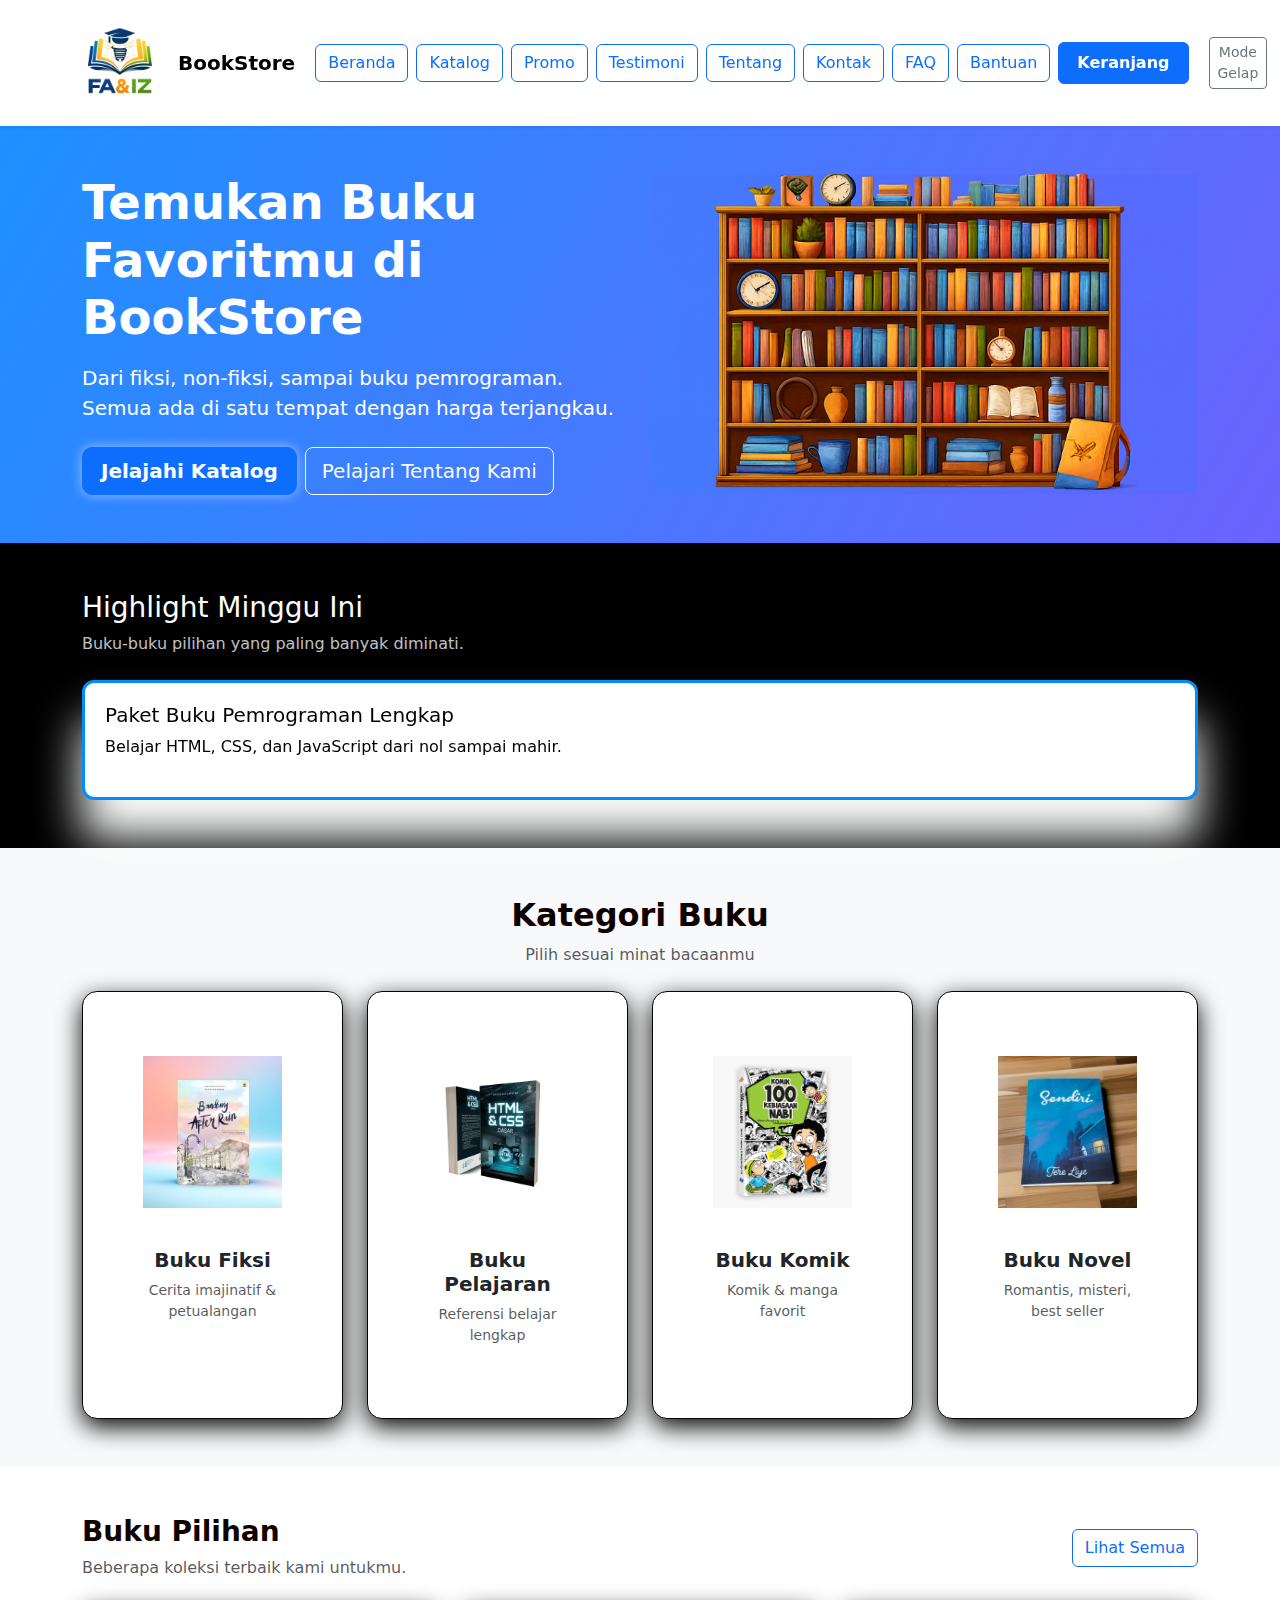
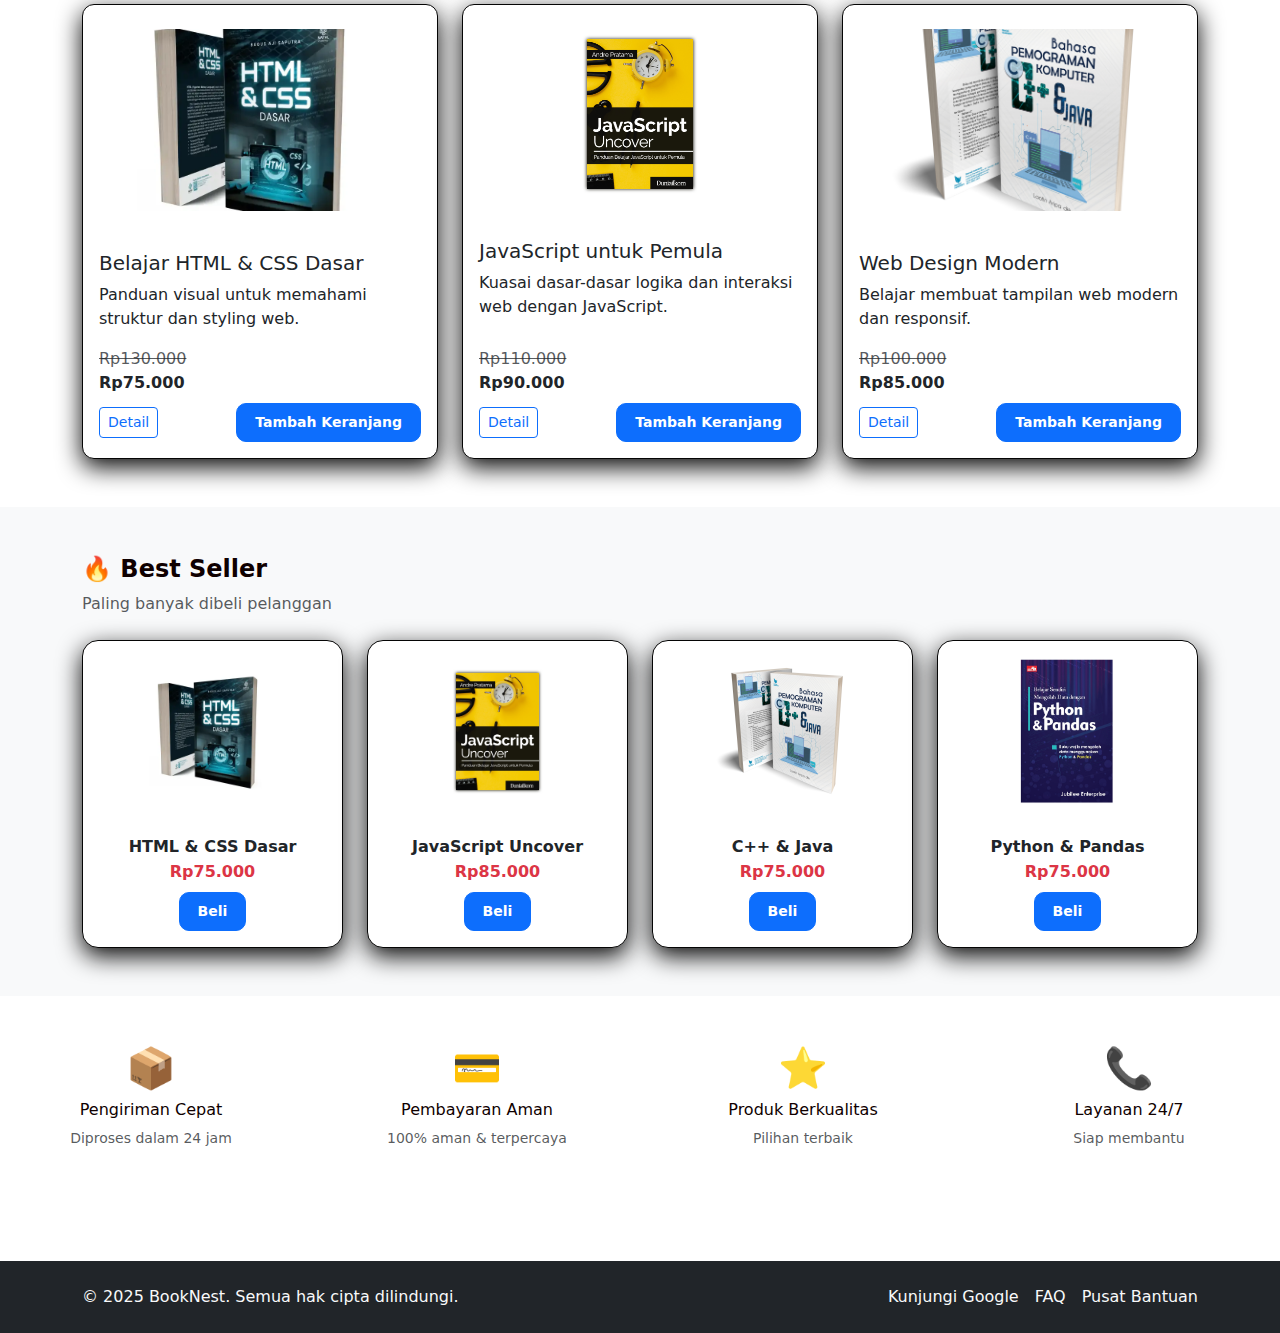
<file: Projek-PemWeb-Kel14/index.html>
<!DOCTYPE html>
<html lang="id">
<head>
  <meta charset="UTF-8">
  <meta name="viewport" content="width=device-width, initial-scale=1">
  <title>BookStore - Toko Buku Online</title>

  <link 
    href="https://cdn.jsdelivr.net/npm/bootstrap@5.3.2/dist/css/bootstrap.min.css" 
    rel="stylesheet">

  <link rel="stylesheet" href="css/style.css">
</head>
<body>
  <button id="btnTop" class="btn btn-primary btn-top"> ↑
  </button>
  <header class="shadow-sm sticky-top bg-white" id="mainHeader">
    <nav class="navbar navbar-expand-lg navbar-light container">
      <a class="navbar-brand d-flex align-items-center" href="index.html">
        <img src="images/logo-bookstore.png" alt="Logo BookNest" width="100" class="me-2">
        <span class="fw-bold">BookStore</span>
      </a>
      <button class="navbar-toggler" type="button" data-bs-toggle="collapse" data-bs-target="#navMenu">
        <span class="navbar-toggler-icon"></span>
      </button>
  <div class="collapse navbar-collapse" id="navMenu">
  <ul class="navbar-nav ms-auto mb-2 mb-lg-0 align-items-lg-center">
    <li class="nav-item">
      <a class="btn btn-outline-primary mx-1" href="index.html">
        <i class="bi bi-house-door"></i> Beranda
      </a>
    </li>
    <li class="nav-item">
      <a class="btn btn-outline-primary mx-1" href="katalog.html">
        <i class="bi bi-grid"></i> Katalog
      </a>
    </li>
    <li class="nav-item">
      <a class="btn btn-outline-primary mx-1" href="promo.html">
        <i class="bi bi-tag"></i> Promo
      </a>
    </li>
    <li class="nav-item">
      <a class="btn btn-outline-primary mx-1" href="testimoni.html">
        <i class="bi bi-chat-quote"></i> Testimoni
      </a>
    </li>
    <li class="nav-item">
      <a class="btn btn-outline-primary mx-1" href="tentang.html">
        <i class="bi bi-info-circle"></i> Tentang
      </a>
    </li>
    <li class="nav-item">
      <a class="btn btn-outline-primary mx-1" href="kontak.html">
        <i class="bi bi-envelope"></i> Kontak
      </a>
    </li>
    <li class="nav-item">
      <a class="btn btn-outline-primary mx-1" href="faq.html">
        <i class="bi bi-question-circle"></i> FAQ
      </a>
    </li>
    <li class="nav-item">
      <a class="btn btn-outline-primary mx-1" href="bantuan.html">
        <i class="bi bi-life-preserver"></i> Bantuan
      </a>
    </li>
    <li class="nav-item">
      <a class="btn btn-primary mx-1 position-relative" href="keranjang.html">
        <i class="bi bi-cart"></i> Keranjang
       <span id="cartBadge"
        class="position-absolute top-0 start-100 translate-middle badge rounded-pill bg-danger"
        style="display:none;">0
       </span>
     </a>
    </li>
  </ul>
  <button id="btnDarkMode" class="btn btn-sm btn-outline-secondary ms-lg-3">
    <i class="bi bi-moon"></i> Mode Gelap
  </button>
</div>
</nav>
  </header>
  <div class="modal fade" id="promoModal" tabindex="-1" aria-labelledby="promoModalLabel" aria-hidden="true">
    <div class="modal-dialog modal-dialog-centered">
      <div class="modal-content promo-modal">
        <div class="modal-header">
          <h5 class="modal-title" id="promoModalLabel" style="color: black">Promo Spesial BookStore</h5>
          <button type="button" class="btn-close" data-bs-dismiss="modal" aria-label="Tutup"></button>
        </div>
        <div class="modal-body">
          <p class="mb-2" style="color: black">Diskon hingga 50% untuk buku pilihan minggu ini!</p>
          <p style="color: black">Gunakan kode:BOOKWEEK saat checkout.</p>
        </div>
        <div class="modal-footer">
          <a href="promo.html" class="btn btn-primary">Lihat Promo</a>
        </div>
      </div>
    </div>
  </div>
  <main class="flex-fill">
    <section class="hero-section py-5">
      <div class="container">
        <div class="row align-items-center">
          <article class="col-md-6 mb-4 mb-md-0 hero-text fade-in-up">
            <h1 class="display-5 fw-bold mb-3">Temukan Buku Favoritmu di BookStore</h1>
            <p class="lead mb-4">
              Dari fiksi, non-fiksi, sampai buku pemrograman. Semua ada di satu tempat dengan harga terjangkau.
            </p>
            <div class="d-flex flex-wrap gap-2">
              <a href="katalog.html" class="btn btn-primary btn-lg btn-glow">Jelajahi Katalog</a>
              <a href="tentang.html" class="btn btn-outline-light btn-lg">Pelajari Tentang Kami</a>
            </div>
          </article>
          <article class="col-md-6 text-center">
            <img src="images/raakkk.png" width="900px" alt="Ilustrasi rak buku" class="img-fluid hero-image float-animation">
          </article>
        </div>
      </div>
    </section>
    <section class="py-5 highlight-bg">
  <div class="container">
    <header class="mb-4 text-white">
      <h3>Highlight Minggu Ini</h3>
      <p class="mb-0 opacity-75">
        Buku-buku pilihan yang paling banyak diminati.
      </p>
    </header>
    <div class="highlight-slider" id="highlightSlider">
      <div class="highlight-item active">
        <h3 class="h5" style="color: black;">Paket Buku Pemrograman Lengkap</h3>
        <p style="color: black;">Belajar HTML, CSS, dan JavaScript dari nol sampai mahir.</p>
      </div>
      <div class="highlight-item">
        <h3 class="h5" style="color: black;">Novel Fiksi Terlaris</h3>
        <p style="color: black;">Kisah yang bikin kamu betah berjam-jam membaca.</p>
      </div>
      <div class="highlight-item">
        <h3 class="h5" style="color: black;">Buku Pengembangan Diri</h3>
        <p style="color: black;">Tingkatkan skill dan mindset produktif setiap hari.</p>
      </div>
    </div>
  </div>
</section>
<section class="py-5 bg-light">
  <div class="container">
    <header class="text-center mb-4">
      <h2 class="fw-bold">Kategori Buku</h2>
      <p class="text-muted">Pilih sesuai minat bacaanmu</p>
    </header>
    <div class="row g-4 text-center">
      <div class="col-md-3">
        <a href="katalog.html?kategori=fiksi" class="text-decoration-none">
          <div class="card h-100 category-card">
            <img src="images/BUKU.FIKSI.04.webp" class="card-img-top" style="height:200px; object-fit:cover;" alt="Buku Fiksi">
            <div class="card-body">
              <h5 class="fw-bold text-dark">Buku Fiksi</h5>
              <p class="text-muted small">Cerita imajinatif & petualangan</p>
            </div>
          </div>
        </a>
      </div>

      <div class="col-md-3">
        <a href="katalog.html?kategori=pelajaran" class="text-decoration-none">
          <div class="card h-100 category-card">
            <img src="images/BUKU.PELAJARAN.01.webp" class="card-img-top" style="height:200px; object-fit:cover;" alt="Buku Pelajaran">
            <div class="card-body">
              <h5 class="fw-bold text-dark">Buku Pelajaran</h5>
              <p class="text-muted small">Referensi belajar lengkap</p>
            </div>
          </div>
        </a>
      </div>

      <div class="col-md-3">
        <a href="katalog.html?kategori=komik" class="text-decoration-none">
          <div class="card h-100 category-card">
            <img src="images/BUKU.KOMIK.01.jpg" class="card-img-top" style="height:200px; object-fit:cover;" alt="Buku Komik">
            <div class="card-body">
              <h5 class="fw-bold text-dark">Buku Komik</h5>
              <p class="text-muted small">Komik & manga favorit</p>
            </div>
          </div>
        </a>
      </div>

      <div class="col-md-3">
        <a href="katalog.html?kategori=novel" class="text-decoration-none">
          <div class="card h-100 category-card">
            <img src="images/BUKU.NOVEL.01.jpeg" class="card-img-top" style="height:200px; object-fit:cover;" alt="Buku Novel">
            <div class="card-body">
              <h5 class="fw-bold text-dark">Buku Novel</h5>
              <p class="text-muted small">Romantis, misteri, best seller</p>
            </div>
          </div>
        </a>
      </div>
    </div>
  </div>
</section>
    <section class="py-5">
      <div class="container">
        <header class="d-flex justify-content-between align-items-center mb-4">
          <div>
            <h2 class="h3 fw-bold">Buku Pilihan</h2>
            <p class="text-muted mb-0">Beberapa koleksi terbaik kami untukmu.</p>
          </div>
          <a href="katalog.html" class="btn btn-outline-primary">Lihat Semua</a>
        </header>
        <div class="row g-4">
          <article class="col-md-4">
            <div class="card book-card h-100 hover-rise">
              <img src="images/BUKU.PELAJARAN.01.webp" class="card-img-top" alt="Buku 1">
              <div class="card-body d-flex flex-column">
                <h3 class="card-title h5">Belajar HTML & CSS Dasar</h3>
                <p class="card-text flex-grow-1">
                  Panduan visual untuk memahami struktur dan styling web.
                </p>
                <p class="text-muted text-decoration-line-through mb-0">Rp130.000</p>
                <p class="fw-bold mb-2">Rp75.000</p>
                <div class="d-flex justify-content-between align-items-center mt-auto">
                  <a href="detail-buku.html" class="btn btn-sm btn-outline-primary">Detail</a>
                  <button class="btn btn-sm btn-primary btn-add-cart" data-buku="Belajar HTML & CSS Dasar"
                   onclick="addToCart('Belajar HTML & CSS Dasar', 75000)">
                    Tambah Keranjang
                  </button>
                </div>
              </div>
            </div>
          </article>
          <article class="col-md-4">
            <div class="card book-card h-100 hover-rise">
              <img src="images/BUKU.PELAJARAN.02.jpg" class="card-img-top" alt="Buku 2">
              <div class="card-body d-flex flex-column">
                <h3 class="card-title h5">JavaScript untuk Pemula</h3>
                <p class="card-text flex-grow-1">
                  Kuasai dasar-dasar logika dan interaksi web dengan JavaScript.
                </p>
                <p class="text-muted text-decoration-line-through mb-0">Rp110.000</p>
                <p class="fw-bold mb-2">Rp90.000</p>
                <div class="d-flex justify-content-between align-items-center mt-auto">
                  <a href="detail-buku.html" class="btn btn-sm btn-outline-primary">Detail</a>
                  <button class="btn btn-sm btn-primary btn-add-cart" data-buku="JavaScript untuk Pemula"
                   onclick="addToCart('JavaScript untuk Pemula', 90000)">
                    Tambah Keranjang
                  </button>
                </div>
              </div>
            </div>
          </article>
          <article class="col-md-4">
            <div class="card book-card h-100 hover-rise">
              <img src="images/BUKU.PELAJARAN.03.jpg" class="card-img-top" alt="Buku 3">
              <div class="card-body d-flex flex-column">
                <h3 class="card-title h5">Web Design Modern</h3>
                <p class="card-text flex-grow-1">
                  Belajar membuat tampilan web modern dan responsif.
                </p>
                <p class="text-muted text-decoration-line-through mb-0">Rp100.000</p>
                <p class="fw-bold mb-2">Rp85.000</p>
                <div class="d-flex justify-content-between align-items-center mt-auto">
                  <a href="detail-buku.html" class="btn btn-sm btn-outline-primary">Detail</a>
                  <button class="btn btn-sm btn-primary btn-add-cart" data-buku="Web Design Modern"
                   onclick="addToCart('Web Design Modern', 85000)">
                    Tambah Keranjang
                  </button>
                </div>
              </div>
            </div>
          </article>
        </div>
      </div>
    </section>
    <section class="py-5 bg-light">
  <div class="container">
    <header class="mb-4">
      <h2 class="h4 fw-bold">🔥 Best Seller</h2>
      <p class="text-muted">Paling banyak dibeli pelanggan</p>
    </header>

   <div class="row g-4">
  <div class="col-md-3">
    <div class="card h-100 text-center hover-rise">
      <img 
        src="images/BUKU.PELAJARAN.01.webp" 
        class="card-img-top"
        style="height:180px; object-fit:contain; padding:10px;"
      >
      <div class="card-body py-3">
        <h6 class="fw-bold mb-1">HTML & CSS Dasar</h6>
        <p class="text-danger fw-bold mb-2">Rp75.000</p>
        <button class="btn btn-sm btn-primary"
          onclick="addToCart('Belajar HTML & CSS Dasar', 75000)">
          Beli
        </button>
      </div>
    </div>
  </div>

  <div class="col-md-3">
    <div class="card h-100 text-center hover-rise">
      <img 
        src="images/BUKU.PELAJARAN.02.jpg" 
        class="card-img-top"
        style="height:180px; object-fit:contain; padding:10px;"
      >
      <div class="card-body py-3">
        <h6 class="fw-bold mb-1">JavaScript Uncover</h6>
        <p class="text-danger fw-bold mb-2">Rp85.000</p>
        <button class="btn btn-sm btn-primary"
          onclick="addToCart('Belajar HTML & CSS Dasar', 85000)">
          Beli
        </button>
      </div>
    </div>
  </div>

  <div class="col-md-3">
    <div class="card h-100 text-center hover-rise">
      <img 
        src="images/BUKU.PELAJARAN.03.jpg" 
        class="card-img-top"
        style="height:180px; object-fit:contain; padding:10px;"
      >
      <div class="card-body py-3">
        <h6 class="fw-bold mb-1">C++ & Java</h6>
        <p class="text-danger fw-bold mb-2">Rp75.000</p>
        <button class="btn btn-sm btn-primary"
          onclick="addToCart('Belajar HTML & CSS Dasar', 75000)">
          Beli
        </button>
      </div>
    </div>
  </div>

  <div class="col-md-3">
    <div class="card h-100 text-center hover-rise">
      <img 
        src="images/BUKU.PELAJARAN.04.jpg" 
        class="card-img-top"
        style="height:180px; object-fit:contain; padding:10px;"
      >
      <div class="card-body py-3">
        <h6 class="fw-bold mb-1">Python & Pandas</h6>
        <p class="text-danger fw-bold mb-2">Rp75.000</p>
        <button class="btn btn-sm btn-primary"
          onclick="addToCart('Belajar HTML & CSS Dasar', 75000)">
          Beli
        </button>
      </div>
    </div>
  </div>
</div>
  </div>
</section>
  </main>
  <section class="py-5">
  <div class="contgainer">
    <div class="row text-center g-4">
      <div class="col-md-3">
        <h1>📦</h1>
        <h6>Pengiriman Cepat</h6>
        <p class="text-muted small">Diproses dalam 24 jam</p>
      </div>
      <div class="col-md-3">
        <h1>💳</h1>
        <h6>Pembayaran Aman</h6>
        <p class="text-muted small">100% aman & terpercaya</p>
      </div>
      <div class="col-md-3">
        <h1>⭐</h1>
        <h6>Produk Berkualitas</h6>
        <p class="text-muted small">Pilihan terbaik</p>
      </div>
      <div class="col-md-3">
        <h1>📞</h1>
        <h6>Layanan 24/7</h6>
        <p class="text-muted small">Siap membantu</p>
      </div>
    </div>
  </div>
</section>
  <footer class="py-4 bg-dark text-light mt-5">
    <div class="container d-flex flex-column flex-md-row justify-content-between align-items-center">
      <p class="mb-2 mb-md-0">&copy; 2025 BookNest. Semua hak cipta dilindungi.</p>
      <div class="d-flex flex-wrap gap-3">
        <a href="https://www.google.com" target="_blank" class="text-decoration-none text-light">
          Kunjungi Google
        </a>
        <a href="faq.html" class="text-decoration-none text-light">FAQ</a>
        <a href="bantuan.html" class="text-decoration-none text-light">Pusat Bantuan</a>
      </div>
    </div>
  </footer>
  <script 
    src="https://cdn.jsdelivr.net/npm/bootstrap@5.3.2/dist/js/bootstrap.bundle.min.js">
  </script>
  <script src="js/script.js"></script>
  <script src="js/cart.js"></script>
</body>
</html>
</file>
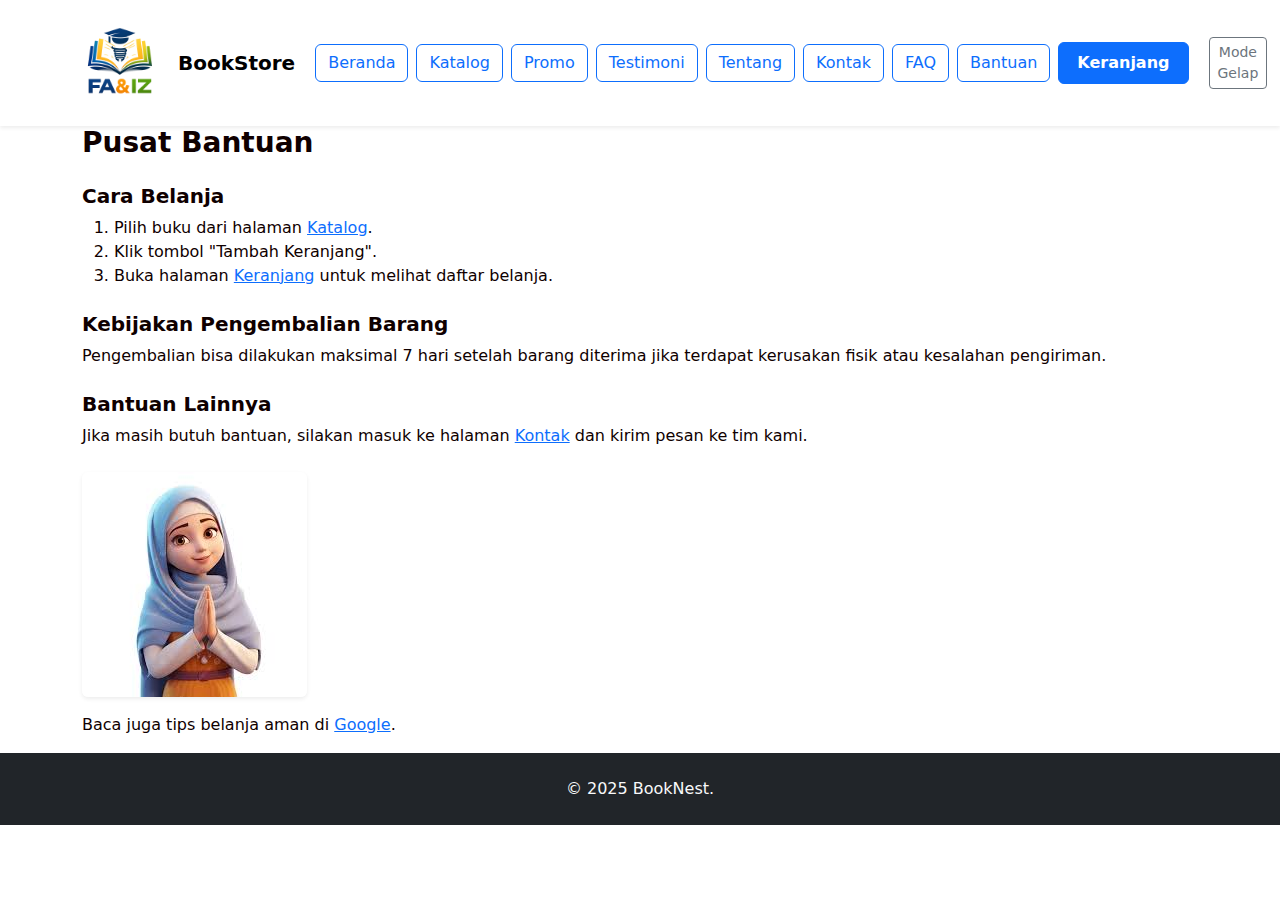
<file: Projek-PemWeb-Kel14/bantuan.html>
<!DOCTYPE html>
<html lang="id">
<head>
  <meta charset="UTF-8">
  <meta name="viewport" content="width=device-width, initial-scale=1">
  <title>Bantuan - BookStore</title>
  <link href="https://cdn.jsdelivr.net/npm/bootstrap@5.3.2/dist/css/bootstrap.min.css" rel="stylesheet">
  <link rel="stylesheet" href="css/style.css">
</head>
<body>

  <header class="shadow-sm sticky-top bg-white" id="mainHeader">
     <nav class="navbar navbar-expand-lg navbar-light container">
      <a class="navbar-brand d-flex align-items-center" href="index.html">
        <img src="images/logo-bookstore.png" alt="Logo BookNest" width="100" class="me-2">
        <span class="fw-bold">BookStore</span>
      </a>
      <button class="navbar-toggler" type="button" data-bs-toggle="collapse" data-bs-target="#navMenu">
        <span class="navbar-toggler-icon"></span>
      </button>
  <div class="collapse navbar-collapse" id="navMenu">
  <ul class="navbar-nav ms-auto mb-2 mb-lg-0 align-items-lg-center">
    <li class="nav-item">
      <a class="btn btn-outline-primary mx-1" href="index.html">
        <i class="bi bi-house-door"></i> Beranda
      </a>
    </li>
    <li class="nav-item">
      <a class="btn btn-outline-primary mx-1" href="katalog.html">
        <i class="bi bi-grid"></i> Katalog
      </a>
    </li>
    <li class="nav-item">
      <a class="btn btn-outline-primary mx-1" href="promo.html">
        <i class="bi bi-tag"></i> Promo
      </a>
    </li>
    <li class="nav-item">
      <a class="btn btn-outline-primary mx-1" href="testimoni.html">
        <i class="bi bi-chat-quote"></i> Testimoni
      </a>
    </li>
    <li class="nav-item">
      <a class="btn btn-outline-primary mx-1" href="tentang.html">
        <i class="bi bi-info-circle"></i> Tentang
      </a>
    </li>
    <li class="nav-item">
      <a class="btn btn-outline-primary mx-1" href="kontak.html">
        <i class="bi bi-envelope"></i> Kontak
      </a>
    </li>
    <li class="nav-item">
      <a class="btn btn-outline-primary mx-1" href="faq.html">
        <i class="bi bi-question-circle"></i> FAQ
      </a>
    </li>
    <li class="nav-item">
      <a class="btn btn-outline-primary mx-1" href="bantuan.html">
        <i class="bi bi-life-preserver"></i> Bantuan
      </a>
    </li>
    <li class="nav-item">
      <a class="btn btn-primary mx-1" href="keranjang.html">
        <i class="bi bi-cart"></i> Keranjang
      </a>
    </li>
  </ul>
  <button id="btnDarkMode" class="btn btn-sm btn-outline-secondary ms-lg-3">
    <i class="bi bi-moon"></i> Mode Gelap
  </button>
</div>
</nav>
  </header>
<main class="flex-fill">
  <section class="container">
    <h1 class="h3 fw-bold mb-4">Pusat Bantuan</h1>

    <article class="mb-4">
      <h2 class="h5 fw-bold">Cara Belanja</h2>
      <ol>
        <li>Pilih buku dari halaman <a href="katalog.html">Katalog</a>.</li>
        <li>Klik tombol "Tambah Keranjang".</li>
        <li>Buka halaman <a href="keranjang.html">Keranjang</a> untuk melihat daftar belanja.</li>
      </ol>
    </article>

    <article class="mb-4">
      <h2 class="h5 fw-bold">Kebijakan Pengembalian Barang</h2>
      <p>
        Pengembalian bisa dilakukan maksimal 7 hari setelah barang diterima jika terdapat kerusakan fisik
        atau kesalahan pengiriman.
      </p>
    </article>

    <article class="mb-4">
      <h2 class="h5 fw-bold">Bantuan Lainnya</h2>
      <p>
        Jika masih butuh bantuan, silakan masuk ke halaman 
        <a href="kontak.html">Kontak</a> dan kirim pesan ke tim kami.
      </p>
    </article>

    <img src="images/maaf.jpg" class="img-fluid rounded shadow-sm mb-3" alt="Bantuan">

    <p>
      Baca juga tips belanja aman di 
      <a href="https://www.google.com/search?q=belanja+online+aman" target="_blank">Google</a>.
    </p>
  </section>
</main>

<footer class="py-4 bg-dark text-light text-center">
  <p class="mb-0">&copy; 2025 BookNest.</p>
</footer>

<script src="https://cdn.jsdelivr.net/npm/bootstrap@5.3.2/dist/js/bootstrap.bundle.min.js"></script>
<script src="js/script.js"></script>
</body>
</html>
</file>
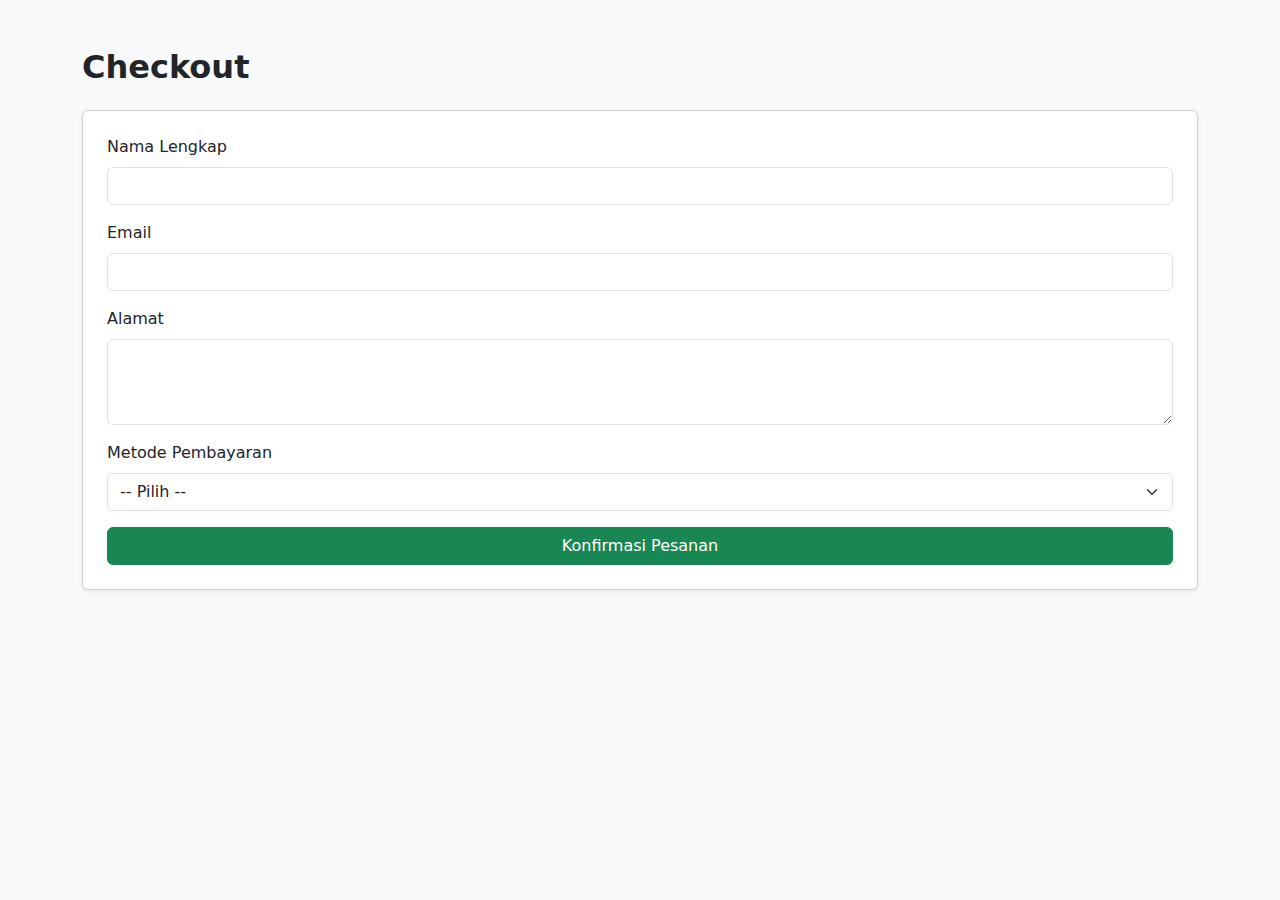
<file: Projek-PemWeb-Kel14/checkout.html>
<!DOCTYPE html>
<html lang="id">
<head>
  <meta charset="UTF-8">
  <title>Checkout - BookNest</title>
  <link href="https://cdn.jsdelivr.net/npm/bootstrap@5.3.2/dist/css/bootstrap.min.css" rel="stylesheet">
</head>
<body class="bg-light">
<main class="flex-fill">
<div class="container py-5">
  <h2 class="fw-bold mb-4">Checkout</h2>

  <form id="checkoutForm" class="card p-4 shadow-sm">
    <div class="mb-3">
      <label class="form-label">Nama Lengkap</label>
      <input type="text" class="form-control" required>
    </div>

    <div class="mb-3">
      <label class="form-label">Email</label>
      <input type="email" class="form-control" required>
    </div>

    <div class="mb-3">
      <label class="form-label">Alamat</label>
      <textarea class="form-control" rows="3" required></textarea>
    </div>

    <div class="mb-3">
      <label class="form-label">Metode Pembayaran</label>
      <select class="form-select" required>
        <option value="">-- Pilih --</option>
        <option>Transfer Bank</option>
        <option>E-Wallet</option>
        <option>COD</option>
      </select>
    </div>
    <button class="btn btn-success w-100">
      Konfirmasi Pesanan
    </button>
  </form>
</div>
</main>

<script src="js/checkout.js"></script>
</body>
</html>
</file>
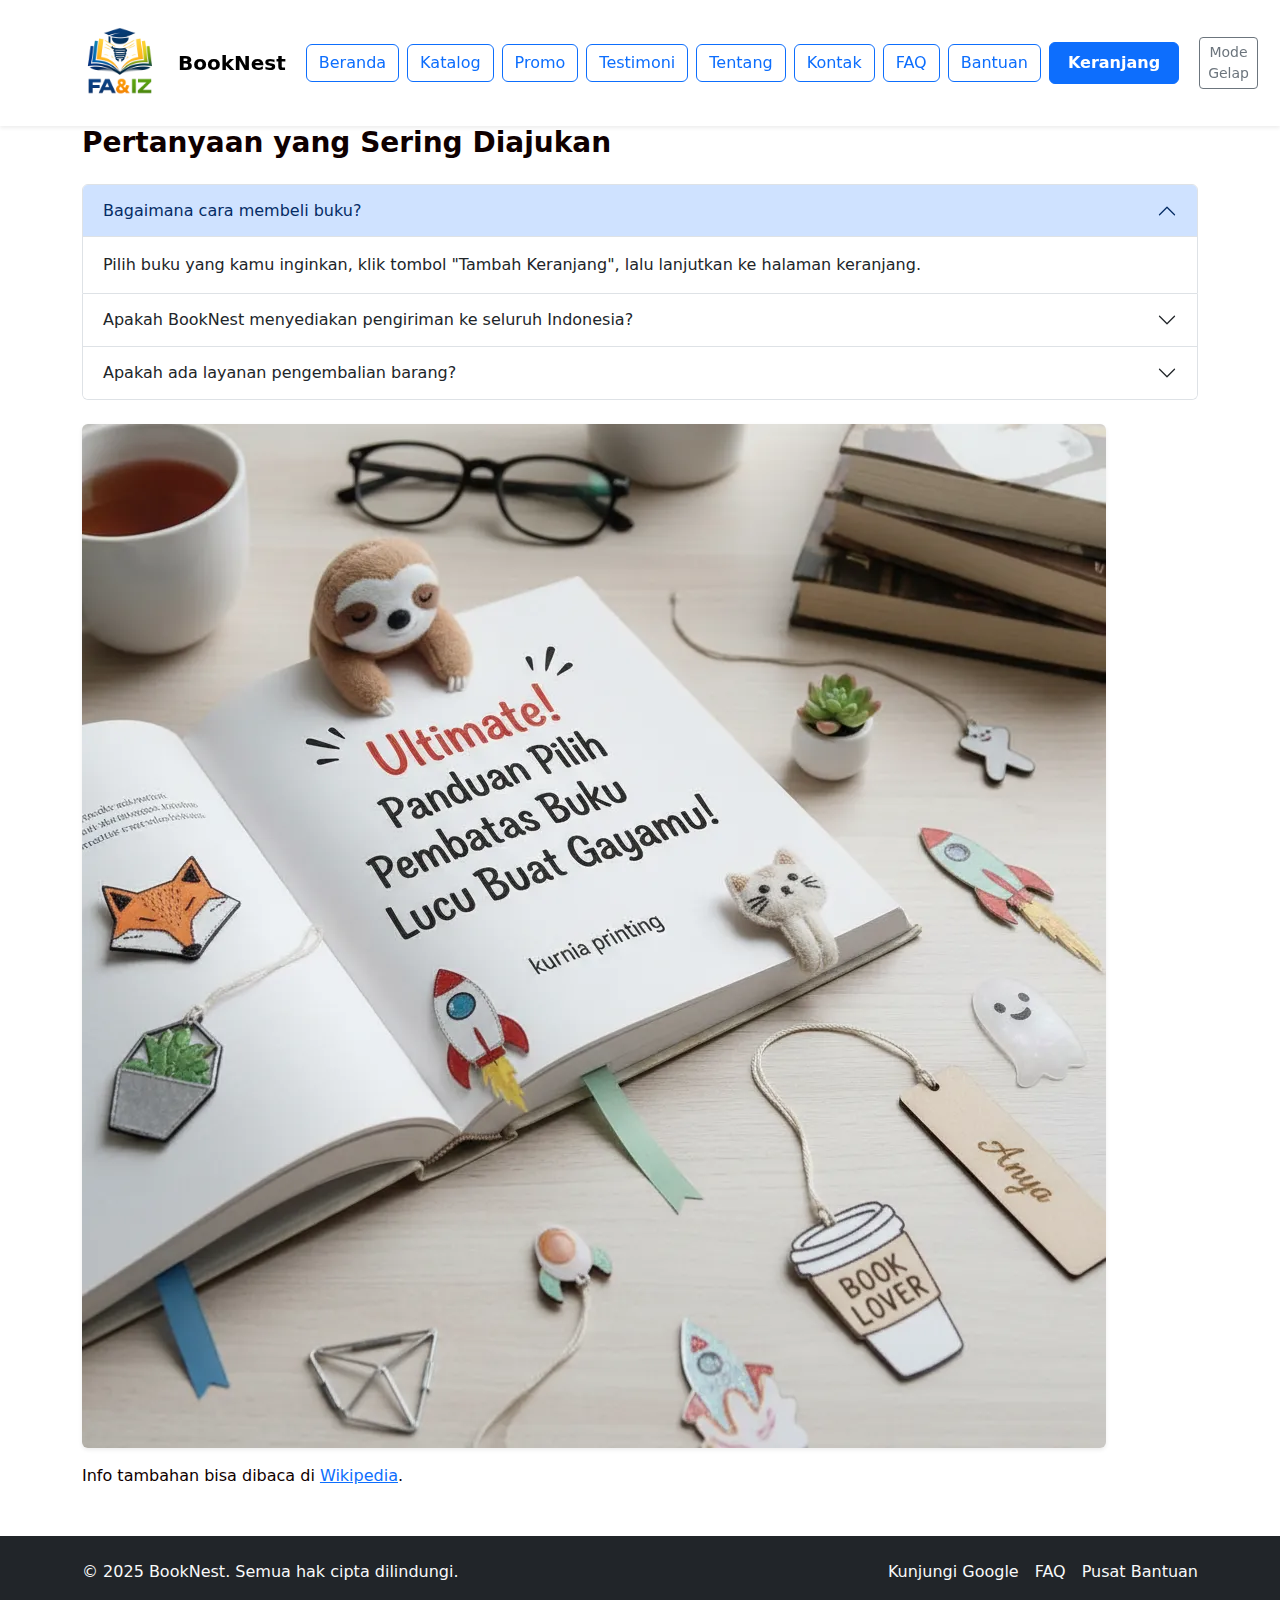
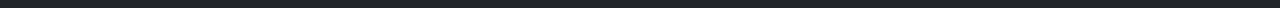
<file: Projek-PemWeb-Kel14/faq.html>
<!DOCTYPE html>
<html lang="id">
<head>
  <meta charset="UTF-8">
  <meta name="viewport" content="width=device-width, initial-scale=1">
  <title>FAQ - BookNest</title>
  <link href="https://cdn.jsdelivr.net/npm/bootstrap@5.3.2/dist/css/bootstrap.min.css" rel="stylesheet">
  <link rel="stylesheet" href="css/style.css">
</head>
<body>

  <header class="shadow-sm sticky-top bg-white" id="mainHeader">
    <nav class="navbar navbar-expand-lg navbar-light container">
      <a class="navbar-brand d-flex align-items-center" href="index.html">
        <img src="images/logo-bookstore.png" alt="Logo BookNest" width="100" class="me-2">
        <span class="fw-bold">BookNest</span>
      </a>
      <button class="navbar-toggler" type="button" data-bs-toggle="collapse" data-bs-target="#navMenu">
        <span class="navbar-toggler-icon"></span>
      </button>

      <div class="collapse navbar-collapse" id="navMenu">
  <ul class="navbar-nav ms-auto mb-2 mb-lg-0 align-items-lg-center">
    <li class="nav-item">
      <a class="btn btn-outline-primary mx-1" href="index.html">
        <i class="bi bi-house-door"></i> Beranda
      </a>
    </li>
    <li class="nav-item">
      <a class="btn btn-outline-primary mx-1" href="katalog.html">
        <i class="bi bi-grid"></i> Katalog
      </a>
    </li>
    <li class="nav-item">
      <a class="btn btn-outline-primary mx-1" href="promo.html">
        <i class="bi bi-tag"></i> Promo
      </a>
    </li>
    <li class="nav-item">
      <a class="btn btn-outline-primary mx-1" href="testimoni.html">
        <i class="bi bi-chat-quote"></i> Testimoni
      </a>
    </li>
    <li class="nav-item">
      <a class="btn btn-outline-primary mx-1" href="tentang.html">
        <i class="bi bi-info-circle"></i> Tentang
      </a>
    </li>
    <li class="nav-item">
      <a class="btn btn-outline-primary mx-1" href="kontak.html">
        <i class="bi bi-envelope"></i> Kontak
      </a>
    </li>
    <li class="nav-item">
      <a class="btn btn-outline-primary mx-1" href="faq.html">
        <i class="bi bi-question-circle"></i> FAQ
      </a>
    </li>
    <li class="nav-item">
      <a class="btn btn-outline-primary mx-1" href="bantuan.html">
        <i class="bi bi-life-preserver"></i> Bantuan
      </a>
    </li>
    <li class="nav-item">
      <a class="btn btn-primary mx-1" href="keranjang.html">
        <i class="bi bi-cart"></i> Keranjang
      </a>
    </li>
  </ul>
  <button id="btnDarkMode" class="btn btn-sm btn-outline-secondary ms-lg-3">
    <i class="bi bi-moon"></i> Mode Gelap
  </button>
</div>
    </nav>
  </header>

<main class="flex-fill">
  <section class="container">
    <h1 class="h3 fw-bold mb-4">Pertanyaan yang Sering Diajukan</h1>

    <div class="accordion" id="faqList">
      <div class="accordion-item">
        <h2 class="accordion-header">
          <button class="accordion-button" data-bs-toggle="collapse" data-bs-target="#faq1">
            Bagaimana cara membeli buku?
          </button>
        </h2>
        <div id="faq1" class="accordion-collapse collapse show">
          <div class="accordion-body">
            Pilih buku yang kamu inginkan, klik tombol "Tambah Keranjang", lalu lanjutkan ke halaman keranjang.
          </div>
        </div>
      </div>

      <div class="accordion-item">
        <h2 class="accordion-header">
          <button class="accordion-button collapsed" data-bs-toggle="collapse" data-bs-target="#faq2">
            Apakah BookNest menyediakan pengiriman ke seluruh Indonesia?
          </button>
        </h2>
        <div id="faq2" class="accordion-collapse collapse">
          <div class="accordion-body">
            Ya, kami bekerja sama dengan berbagai jasa ekspedisi untuk pengiriman nasional.
          </div>
        </div>
      </div>

      <div class="accordion-item">
        <h2 class="accordion-header">
          <button class="accordion-button collapsed" data-bs-toggle="collapse" data-bs-target="#faq3">
            Apakah ada layanan pengembalian barang?
          </button>
        </h2>
        <div id="faq3" class="accordion-collapse collapse">
          <div class="accordion-body">
            Ada. Kamu bisa membaca kebijakan lengkap di halaman <a href="bantuan.html">Bantuan</a>.
          </div>
        </div>
      </div>
    </div>

    <img src="images/img buku.webp" class="img-fluid rounded shadow-sm mt-4" alt="FAQ">

    <p class="mt-3">
      Info tambahan bisa dibaca di 
      <a href="https://id.wikipedia.org/wiki/Buku" target="_blank">Wikipedia</a>.
    </p>
  </section>
</main>

 <footer class="py-4 bg-dark text-light mt-5">
    <div class="container d-flex flex-column flex-md-row justify-content-between align-items-center">
      <p class="mb-2 mb-md-0">&copy; 2025 BookNest. Semua hak cipta dilindungi.</p>
      <div class="d-flex flex-wrap gap-3">
        <a href="https://www.google.com" target="_blank" class="text-decoration-none text-light">
          Kunjungi Google
        </a>
        <a href="faq.html" class="text-decoration-none text-light">FAQ</a>
        <a href="bantuan.html" class="text-decoration-none text-light">Pusat Bantuan</a>
      </div>
    </div>
  </footer>

<script src="https://cdn.jsdelivr.net/npm/bootstrap@5.3.2/dist/js/bootstrap.bundle.min.js"></script>
<script src="js/script.js"></script>
</body>
</html>
</file>
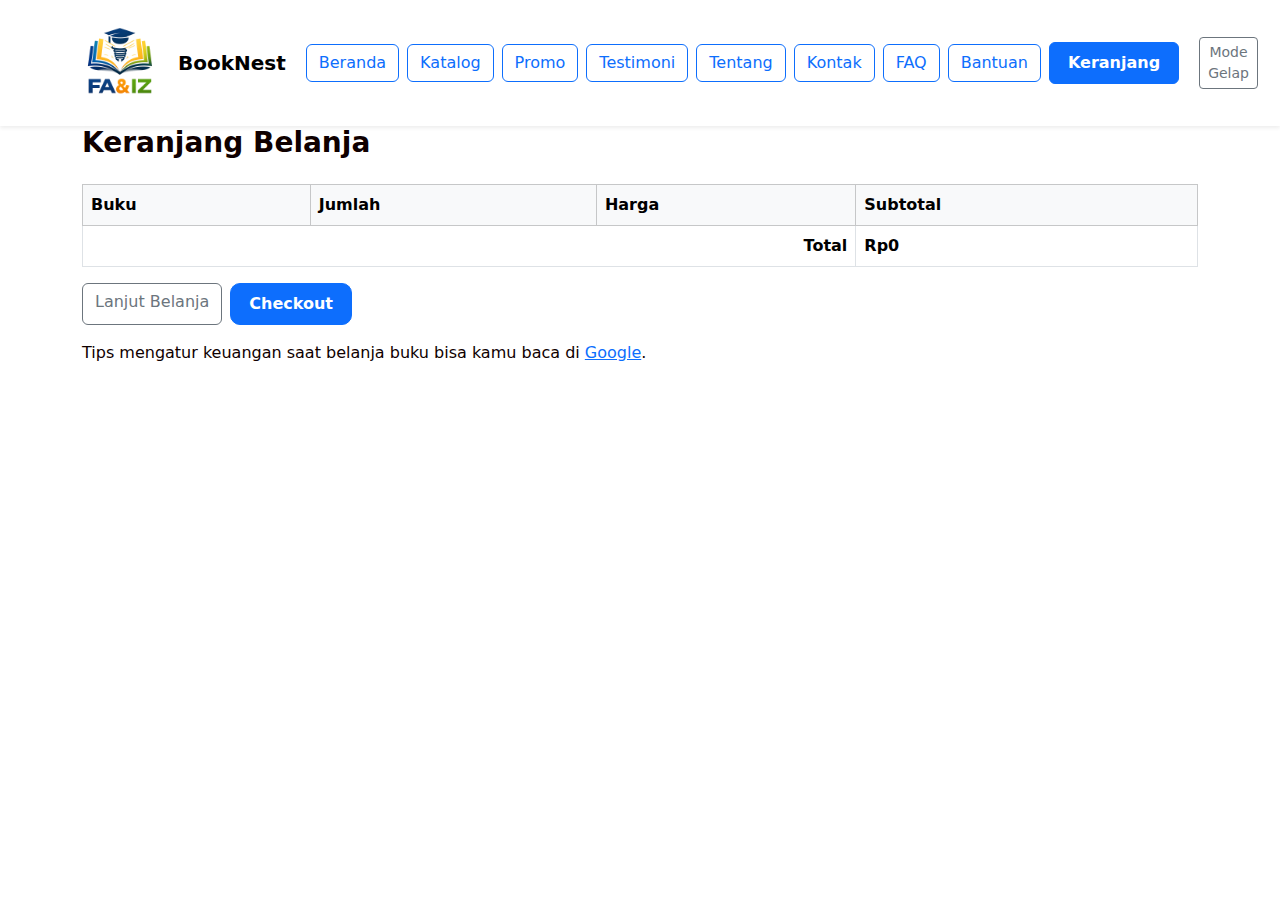
<file: Projek-PemWeb-Kel14/keranjang.html>
<!DOCTYPE html>
<html lang="id">
<head>
  <meta charset="UTF-8">
  <meta name="viewport" content="width=device-width, initial-scale=1">
  <title>Keranjang - BookNest</title>
  <link href="https://cdn.jsdelivr.net/npm/bootstrap@5.3.2/dist/css/bootstrap.min.css" rel="stylesheet">
  <link rel="stylesheet" href="css/style.css">
</head>
<body>

<header class="shadow-sm sticky-top bg-white" id="mainHeader">
    <nav class="navbar navbar-expand-lg navbar-light container">
      <a class="navbar-brand d-flex align-items-center" href="index.html">
        <img src="images/logo-bookstore.png" alt="Logo BookNest" width="100" class="me-2">
        <span class="fw-bold">BookNest</span>
      </a>
      <button class="navbar-toggler" type="button" data-bs-toggle="collapse" data-bs-target="#navMenu">
        <span class="navbar-toggler-icon"></span>
      </button>

      <div class="collapse navbar-collapse" id="navMenu">
  <ul class="navbar-nav ms-auto mb-2 mb-lg-0 align-items-lg-center">
    <li class="nav-item">
      <a class="btn btn-outline-primary mx-1" href="index.html">
        <i class="bi bi-house-door"></i> Beranda
      </a>
    </li>
    <li class="nav-item">
      <a class="btn btn-outline-primary mx-1" href="katalog.html">
        <i class="bi bi-grid"></i> Katalog
      </a>
    </li>
    <li class="nav-item">
      <a class="btn btn-outline-primary mx-1" href="promo.html">
        <i class="bi bi-tag"></i> Promo
      </a>
    </li>
    <li class="nav-item">
      <a class="btn btn-outline-primary mx-1" href="testimoni.html">
        <i class="bi bi-chat-quote"></i> Testimoni
      </a>
    </li>
    <li class="nav-item">
      <a class="btn btn-outline-primary mx-1" href="tentang.html">
        <i class="bi bi-info-circle"></i> Tentang
      </a>
    </li>
    <li class="nav-item">
      <a class="btn btn-outline-primary mx-1" href="kontak.html">
        <i class="bi bi-envelope"></i> Kontak
      </a>
    </li>
    <li class="nav-item">
      <a class="btn btn-outline-primary mx-1" href="faq.html">
        <i class="bi bi-question-circle"></i> FAQ
      </a>
    </li>
    <li class="nav-item">
      <a class="btn btn-outline-primary mx-1" href="bantuan.html">
        <i class="bi bi-life-preserver"></i> Bantuan
      </a>
    </li>
    <li class="nav-item">
      <a class="btn btn-primary mx-1" href="keranjang.html">
        <i class="bi bi-cart"></i> Keranjang
      </a>
    </li>
  </ul>
  <button id="btnDarkMode" class="btn btn-sm btn-outline-secondary ms-lg-3">
    <i class="bi bi-moon"></i> Mode Gelap
  </button>
</div>
    </nav>
  </header>

<main class="flex-fill">
  <section class="container">
    <h1 class="h3 fw-bold mb-4">Keranjang Belanja</h1>

    <table class="table table-bordered align-middle">
      <thead class="table-light">
        <tr>
          <th>Buku</th>
          <th>Jumlah</th>
          <th>Harga</th>
          <th>Subtotal</th>
        </tr>
      </thead>
      <tbody id="cartBody">
        <tr>
          <td>Belajar HTML & CSS Dasar</td>
          <td>1</td>
          <td>Rp75.000</td>
          <td>Rp75.000</td>
        </tr>
        <tr>
          <td>JavaScript untuk Pemula</td>
          <td>1</td>
          <td>Rp90.000</td>
          <td>Rp90.000</td>
        </tr>
      </tbody>
      <tfoot>
         <tr>
           <th colspan="3" class="text-end">Total</th>
           <th id="cartTotal">Rp0</th>
          </tr>
        </tfoot>
    </table>

    <div class="d-flex flex-wrap gap-2 mt-3">
      <a href="katalog.html" class="btn btn-outline-secondary">Lanjut Belanja</a>
      <a href="checkout.html" class="btn btn-primary"> Checkout</a>

    </div>
    <p class="mt-3">
      Tips mengatur keuangan saat belanja buku bisa kamu baca di 
      <a href="https://www.google.com/search?q=atur+budget+belanja+buku" target="_blank">Google</a>.
    </p>
  </section>
</main>
<script src="https://cdn.jsdelivr.net/npm/bootstrap@5.3.2/dist/js/bootstrap.bundle.min.js"></script>
<script src="js/script.js"></script>
<script src="js/cart.js"></script>
</body>
</html>
</file>
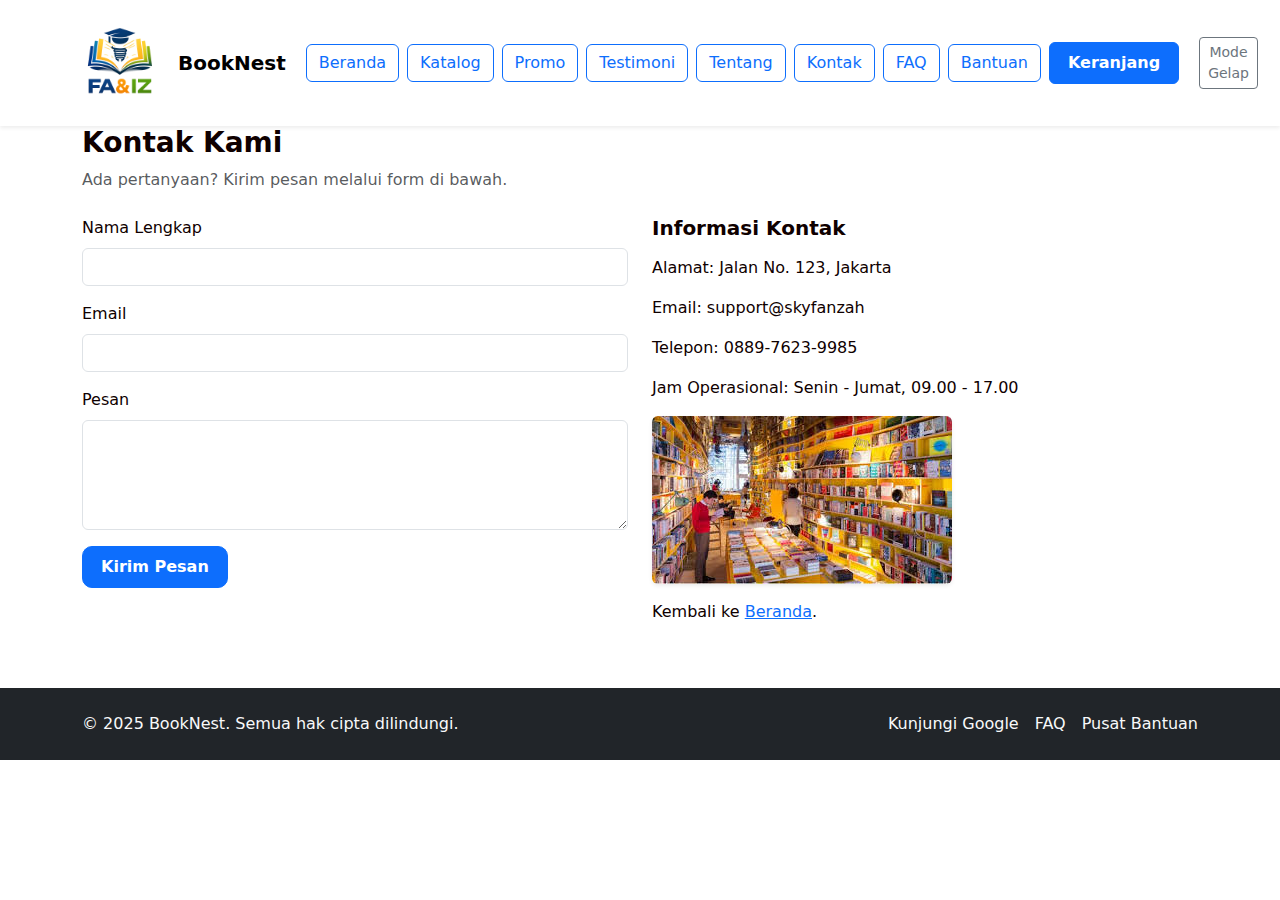
<file: Projek-PemWeb-Kel14/kontak.html>
<!DOCTYPE html>
<html lang="id">
<head>
  <meta charset="UTF-8">
  <meta name="viewport" content="width=device-width, initial-scale=1">
  <title>Kontak - BookNest</title>
  <link 
    href="https://cdn.jsdelivr.net/npm/bootstrap@5.3.2/dist/css/bootstrap.min.css" 
    rel="stylesheet">
  <link rel="stylesheet" href="css/style.css">
</head>
<body>
  <header class="shadow-sm sticky-top bg-white" id="mainHeader">
    <nav class="navbar navbar-expand-lg navbar-light container">
      <a class="navbar-brand d-flex align-items-center" href="index.html">
        <img src="images/logo-bookstore.png" alt="Logo BookNest" width="100" class="me-2">
        <span class="fw-bold">BookNest</span>
      </a>
      <button class="navbar-toggler" type="button" data-bs-toggle="collapse" data-bs-target="#navMenu">
        <span class="navbar-toggler-icon"></span>
      </button>

      <div class="collapse navbar-collapse" id="navMenu">
  <ul class="navbar-nav ms-auto mb-2 mb-lg-0 align-items-lg-center">
    <li class="nav-item">
      <a class="btn btn-outline-primary mx-1" href="index.html">
        <i class="bi bi-house-door"></i> Beranda
      </a>
    </li>
    <li class="nav-item">
      <a class="btn btn-outline-primary mx-1" href="katalog.html">
        <i class="bi bi-grid"></i> Katalog
      </a>
    </li>
    <li class="nav-item">
      <a class="btn btn-outline-primary mx-1" href="promo.html">
        <i class="bi bi-tag"></i> Promo
      </a>
    </li>
    <li class="nav-item">
      <a class="btn btn-outline-primary mx-1" href="testimoni.html">
        <i class="bi bi-chat-quote"></i> Testimoni
      </a>
    </li>
    <li class="nav-item">
      <a class="btn btn-outline-primary mx-1" href="tentang.html">
        <i class="bi bi-info-circle"></i> Tentang
      </a>
    </li>
    <li class="nav-item">
      <a class="btn btn-outline-primary mx-1" href="kontak.html">
        <i class="bi bi-envelope"></i> Kontak
      </a>
    </li>
    <li class="nav-item">
      <a class="btn btn-outline-primary mx-1" href="faq.html">
        <i class="bi bi-question-circle"></i> FAQ
      </a>
    </li>
    <li class="nav-item">
      <a class="btn btn-outline-primary mx-1" href="bantuan.html">
        <i class="bi bi-life-preserver"></i> Bantuan
      </a>
    </li>
    <li class="nav-item">
      <a class="btn btn-primary mx-1" href="keranjang.html">
        <i class="bi bi-cart"></i> Keranjang
      </a>
    </li>
  </ul>
  <button id="btnDarkMode" class="btn btn-sm btn-outline-secondary ms-lg-3">
    <i class="bi bi-moon"></i> Mode Gelap
  </button>
</div>
    </nav>
   </header>

  <main class="flex-fill">
    <section class="container">
      <header class="mb-4">
        <h1 class="h3 fw-bold">Kontak Kami</h1>
        <p class="text-muted mb-0">Ada pertanyaan? Kirim pesan melalui form di bawah.</p>
      </header>

      <div class="row">
        <article class="col-md-6 mb-4 mb-md-0">
          <form id="contactForm" novalidate>
            <div class="mb-3">
              <label for="nama" class="form-label">Nama Lengkap</label>
              <input type="text" id="nama" name="nama" class="form-control" required>
              <div class="invalid-feedback">Nama wajib diisi.</div>
            </div>

            <div class="mb-3">
              <label for="email" class="form-label">Email</label>
              <input type="email" id="email" name="email" class="form-control" required>
              <div class="invalid-feedback">Masukkan email yang valid.</div>
            </div>

            <div class="mb-3">
              <label for="pesan" class="form-label">Pesan</label>
              <textarea id="pesan" name="pesan" rows="4" class="form-control" required></textarea>
              <div class="invalid-feedback">Pesan tidak boleh kosong.</div>
            </div>

            <button type="submit" class="btn btn-primary">Kirim Pesan</button>
            <p id="formMessage" class="mt-3 small"></p>
          </form>
        </article>

        <article class="col-md-6">
          <h2 class="h5 fw-bold mb-3">Informasi Kontak</h2>
          <p>Alamat: Jalan No. 123, Jakarta</p>
          <p>Email: support@skyfanzah</p>
          <p>Telepon: 0889-7623-9985</p>
          <p>Jam Operasional: Senin - Jumat, 09.00 - 17.00</p>
          <img src="images/toko.jpg" alt="Ilustrasi toko buku" class="img-fluid rounded shadow-sm mb-3">
          <p>
            Kembali ke <a href="index.html">Beranda</a>.
          </p>
        </article>
      </div>
    </section>
  </main>
  <footer class="py-4 bg-dark text-light mt-5">
    <div class="container d-flex flex-column flex-md-row justify-content-between align-items-center">
      <p class="mb-2 mb-md-0">&copy; 2025 BookNest. Semua hak cipta dilindungi.</p>
      <div class="d-flex flex-wrap gap-3">
        <a href="https://www.google.com" target="_blank" class="text-decoration-none text-light">
          Kunjungi Google
        </a>
        <a href="faq.html" class="text-decoration-none text-light">FAQ</a>
        <a href="bantuan.html" class="text-decoration-none text-light">Pusat Bantuan</a>
      </div>
    </div>
  </footer>
  <script src="https://cdn.jsdelivr.net/npm/bootstrap@5.3.2/dist/js/bootstrap.bundle.min.js"></script>
  <script src="js/script.js"></script>
</body>
</html>
</file>
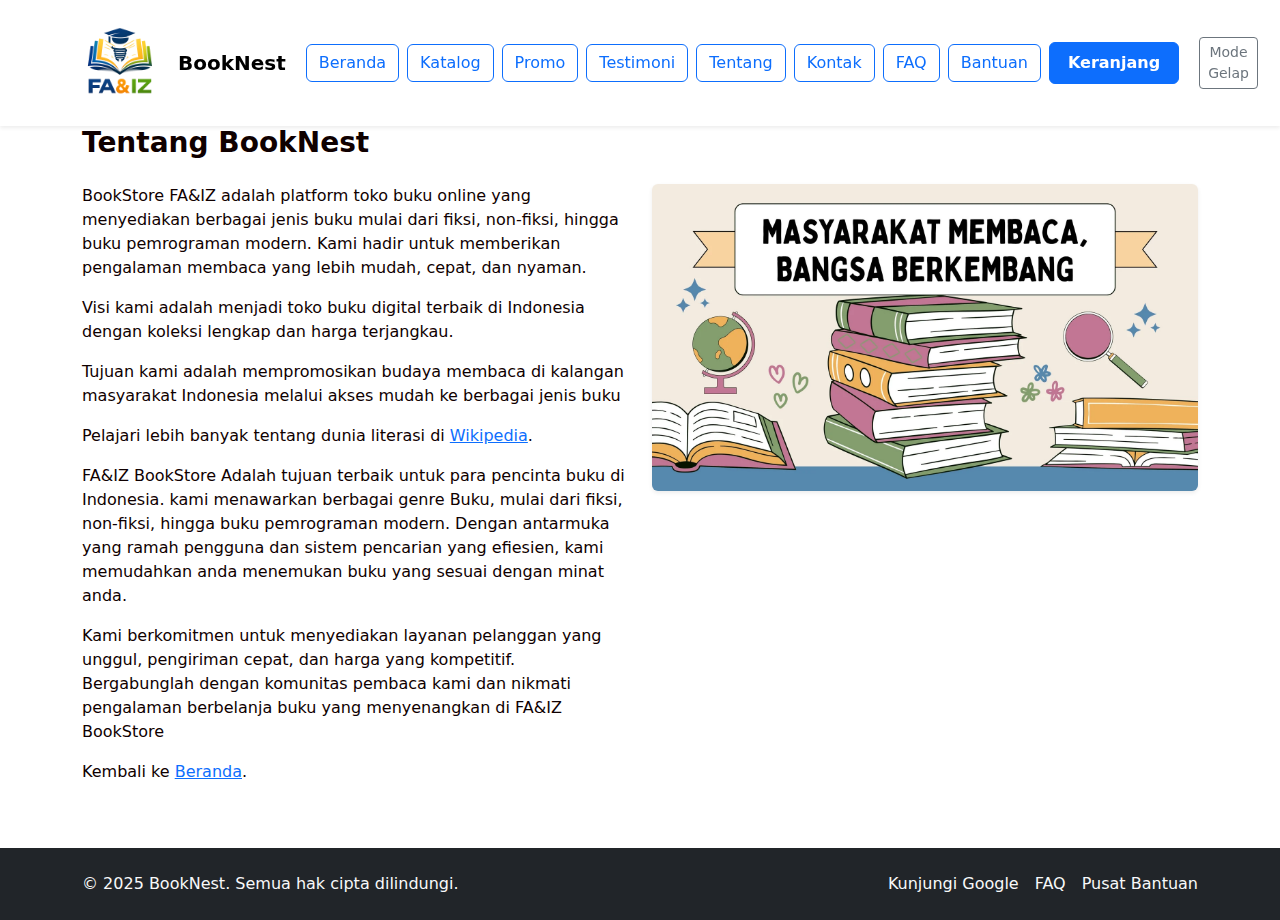
<file: Projek-PemWeb-Kel14/tentang.html>
<!DOCTYPE html>
<html lang="id">
<head>
  <meta charset="UTF-8">
  <meta name="viewport" content="width=device-width, initial-scale=1">
  <title>Tentang Kami - BookNest</title>
  <link href="https://cdn.jsdelivr.net/npm/bootstrap@5.3.2/dist/css/bootstrap.min.css" rel="stylesheet">
  <link rel="stylesheet" href="css/style.css">
</head>
<body>

  <header class="shadow-sm sticky-top bg-white" id="mainHeader">
    <nav class="navbar navbar-expand-lg navbar-light container">
      <a class="navbar-brand d-flex align-items-center" href="index.html">
        <img src="images/logo-bookstore.png" alt="Logo BookNest" width="100" class="me-2">
        <span class="fw-bold">BookNest</span>
      </a>
      <button class="navbar-toggler" type="button" data-bs-toggle="collapse" data-bs-target="#navMenu">
        <span class="navbar-toggler-icon"></span>
      </button>

     <div class="collapse navbar-collapse" id="navMenu">
  <ul class="navbar-nav ms-auto mb-2 mb-lg-0 align-items-lg-center">
    <li class="nav-item">
      <a class="btn btn-outline-primary mx-1" href="index.html">
        <i class="bi bi-house-door"></i> Beranda
      </a>
    </li>
    <li class="nav-item">
      <a class="btn btn-outline-primary mx-1" href="katalog.html">
        <i class="bi bi-grid"></i> Katalog
      </a>
    </li>
    <li class="nav-item">
      <a class="btn btn-outline-primary mx-1" href="promo.html">
        <i class="bi bi-tag"></i> Promo
      </a>
    </li>
    <li class="nav-item">
      <a class="btn btn-outline-primary mx-1" href="testimoni.html">
        <i class="bi bi-chat-quote"></i> Testimoni
      </a>
    </li>
    <li class="nav-item">
      <a class="btn btn-outline-primary mx-1" href="tentang.html">
        <i class="bi bi-info-circle"></i> Tentang
      </a>
    </li>
    <li class="nav-item">
      <a class="btn btn-outline-primary mx-1" href="kontak.html">
        <i class="bi bi-envelope"></i> Kontak
      </a>
    </li>
    <li class="nav-item">
      <a class="btn btn-outline-primary mx-1" href="faq.html">
        <i class="bi bi-question-circle"></i> FAQ
      </a>
    </li>
    <li class="nav-item">
      <a class="btn btn-outline-primary mx-1" href="bantuan.html">
        <i class="bi bi-life-preserver"></i> Bantuan
      </a>
    </li>
    <li class="nav-item">
      <a class="btn btn-primary mx-1" href="keranjang.html">
        <i class="bi bi-cart"></i> Keranjang
      </a>
    </li>
  </ul>
  <button id="btnDarkMode" class="btn btn-sm btn-outline-secondary ms-lg-3">
    <i class="bi bi-moon"></i> Mode Gelap
  </button>
</div>
    </nav>
  </header>

<main class="flex-fill">
  <section class="container">
    <h1 class="h3 fw-bold mb-4">Tentang BookNest</h1>

    <div class="row">
      <article class="col-md-6">
        <p>
          BookStore FA&IZ adalah platform toko buku online yang menyediakan berbagai jenis buku mulai dari fiksi, non-fiksi, hingga buku pemrograman modern. Kami hadir untuk memberikan pengalaman membaca yang lebih mudah, cepat, dan nyaman.
        </p>
        <p>
          Visi kami adalah menjadi toko buku digital terbaik di Indonesia dengan koleksi lengkap dan harga terjangkau.
        </p>
        <p>
          Tujuan kami adalah mempromosikan budaya membaca di kalangan masyarakat Indonesia melalui akses mudah ke berbagai jenis buku
        </p>
        <p>
          Pelajari lebih banyak tentang dunia literasi di 
          <a href="https://id.wikipedia.org/wiki/Literasi" target="_blank">Wikipedia</a>.
        </p>
        <p>FA&IZ BookStore Adalah tujuan terbaik untuk para pencinta buku di Indonesia. kami menawarkan berbagai genre Buku, mulai dari fiksi, non-fiksi, hingga buku pemrograman modern. Dengan antarmuka yang ramah pengguna dan sistem pencarian yang efiesien, kami memudahkan anda menemukan buku yang sesuai dengan minat anda.</p>
        <p>Kami berkomitmen untuk menyediakan layanan pelanggan yang unggul, pengiriman cepat, dan harga yang kompetitif. Bergabunglah dengan komunitas pembaca kami dan nikmati pengalaman berbelanja buku yang menyenangkan di FA&IZ BookStore</p>
        <p>
          Kembali ke <a href="index.html">Beranda</a>.
        </p>
      </article>

      <article class="col-md-6">
        <img src="images/BUKU YUKK.webp" class="img-fluid rounded shadow-sm" alt="Tentang BookNest">
      </article>
    </div>
  </section>
</main>
<footer class="py-4 bg-dark text-light mt-5">
    <div class="container d-flex flex-column flex-md-row justify-content-between align-items-center">
      <p class="mb-2 mb-md-0">&copy; 2025 BookNest. Semua hak cipta dilindungi.</p>
      <div class="d-flex flex-wrap gap-3">
        <a href="https://www.google.com" target="_blank" class="text-decoration-none text-light">
          Kunjungi Google
        </a>
        <a href="faq.html" class="text-decoration-none text-light">FAQ</a>
        <a href="bantuan.html" class="text-decoration-none text-light">Pusat Bantuan</a>
      </div>
    </div>
  </footer>
<script src="https://cdn.jsdelivr.net/npm/bootstrap@5.3.2/dist/js/bootstrap.bundle.min.js"></script>
<script src="js/script.js"></script>
</body>
</html>
</file>
<file: Projek-PemWeb-Kel14/css/style.css>
body {
  font-family: system-ui, -apple-system, BlinkMacSystemFont, "Segoe UI", sans-serif;
  background-color: white;
  color: #0f0000;
  transition: background-color 0.3s ease, color 0.3s ease;
}

body.dark-mode {
  background-color: #121212;
  color: #eaeaea;
}
body.dark-mode .bg-light {
  background-color: #1e1e1e !important;
}
body.dark-mode .category-card {
  background-color: #2a2a2a;
  border-color: #333;
}
body.dark-mode .category-card h5,
body.dark-mode .category-card p {
  color: #f1f1f1 !important;
}
body.dark-mode .category-card img {
  background-color: transparent;
}

body,
section,
.card,
.navbar,
footer {
  transition: 
    background-color 0.4s ease,
    color 0.4s ease,
    border-color 0.4s ease,
    box-shadow 0.4s ease;
}


body.dark-mode header,
body.dark-mode .navbar {
  background-color: #161a20 !important;
}

body.dark-mode .nav-link {
  color: #eaeaea !important;
}

body.dark-mode .nav-link.active {
  color: #4da3ff !important;
}


body.dark-mode h1,
body.dark-mode h2,
body.dark-mode h3,
body.dark-mode h4,
body.dark-mode h5,
body.dark-mode h6 {
  color: #ffffff;
}


body.dark-mode p,
body.dark-mode li,
body.dark-mode label,
body.dark-mode span {
  color: #e6e6e6;
}


body.dark-mode .text-muted {
  color: #f8f9fa !important;
}


body.dark-mode a {
  color: #6cb6ff;
}

body.dark-mode a:hover {
  color: #9cd0ff;
}


body.dark-mode .card {
  backdrop-filter: blur(6px);
}

body.dark-mode .card-title {
  color: #ffffff;
}

body.dark-mode .card p {
  color: #d6d6d6;
}

body.dark-mode footer {
  background-color: #0b0e13;
}
.nav-link {
  position: relative;
  transition: color 0.3s ease;
}

.nav-link::after {
  content: "";
  position: absolute;
  width: 0%;
  height: 2px;
  bottom: 0;
  left: 0;
  background-color: #0d6efd;
  transition: width 0.3s ease;
}

.nav-link:hover {
  color: #0d6efd;
}

.nav-link:hover::after {
  width: 100%;
}
.navbar-nav .btn {
  border-radius: 6px;      
  transition: all 0.3s ease;
}

.navbar-nav .btn:hover {
  background-color: #0d6efd;
  color: #fff;
  transform: translateY(-2px); 
}

.hero-section {
  background: linear-gradient(120deg, #1e90ff, #6c63ff);
  color: #fff;
}

.hero-image {
  max-height: 320px;
  object-fit: cover;
}

.btn-glow {
  box-shadow: 0 0 12px rgba(255, 255, 255, 0.5);
  transition: transform 0.2s ease, box-shadow 0.2s ease;
}

.btn-glow:hover {
  transform: translateY(-2px);
  box-shadow: 0 0 18px rgba(255, 255, 255, 0.8);
}

@keyframes floatUpDown {
  0% { transform: translateY(0); }
  50% { transform: translateY(-8px); }
  100% { transform: translateY(0); }
}
.fade-in {
  animation: fadeIn 0.35s ease-in-out;
}

@keyframes fadeIn {
  from {
    opacity: 0;
    transform: scale(0.95);
  }
  to {
    opacity: 1;
    transform: scale(1);
  }
}
.card {
  border-radius: 16px;
  border: 1px solid #050505;
  box-shadow: 0 8px 24px rgba(0, 0, 0, 0.98);
  overflow: hidden;
}

.card:hover {
  transform: translateY(-6px) scale(1.02);
  box-shadow: 0 12px 30px rgba(0, 0, 0, 0.95);
}
body.dark-mode .card {
  background-color: #1f1f1f;
  border-color: #ffffff;
  box-shadow: 0 6px 20px rgba(0, 0, 0, 0.90);
}

body.dark-mode .card:hover {
  box-shadow: 0 12px 35px rgb(249, 249, 249);
}
.card-img-top {
  padding: 1.5rem;
  transition: transform 0.4s ease;
}

.card:hover .card-img-top {
  transform: scale(1.08);
}

.category-card {
  transition: all 0.3s ease;
  padding: 2.5rem 2.25rem;
  border-radius: 15px;
}

.category-card:hover {
  transform: translateY(-10px) scale(1.03);
  box-shadow: 0 15px 35px rgba(0,0,0,0.15);
}

.category-card img {
  height: 320px;            
  width: 100%;
  object-fit: cover;        
  border-radius: 12px;
  transition: transform 0.4s ease;
}


.float-animation {
  animation: floatUpDown 3s ease-in-out infinite;
}

.testimoni-section {
  background-image: url("../images/BUKU\ YUKK.webp");
  background-size: cover;
  position: relative;
  height: 350px; 
}

.best-seller-bg {
  background-color: black;

}

.testimoni-section .overlay {
  background: rgba(0, 0, 0, 0.6); 
  position: absolute;
  top: 0;
  left: 0;
  right: 0;
  bottom: 0;
  padding: 2rem;
}

@keyframes fadeInUp {
  0% {
    opacity: 0;
    transform: translateY(24px);
  }
  100% {
    opacity: 1;
    transform: translateY(0);
  }
}

.fade-in-up {
  animation: fadeInUp 0.8s ease forwards;
}


.book-card {
  border-radius: 12px;
  overflow: hidden;
  transition: transform 0.2s ease, box-shadow 0.2s ease;
}

.book-card img {
  object-fit: cover;
  max-height: 230px;
}

.hover-rise:hover {
  transform: translateY(-6px);
  box-shadow: 0 14px 30px rgba(0, 0, 0, 0.12);
}


.highlight-slider {
  position: relative;
  min-height: 120px;
}

.highlight-item {
  position: absolute;
  inset: 0;
  opacity: 0;
  transform: translateY(10px);
  transition: all 0.4s ease;
  padding: 1.25rem;
  border: 3px solid #028cfe;
  border-radius: 12px;
  background-color: #52f683;
  box-shadow: 0 40px 45px  rgba(251, 252, 252, 0.999);
}

.highlight-item.active {
  opacity: 1;
  transform: translateY(0);
}

.highlight-bg {
  background-color: #000;
  background-size: cover;
  background-position: center;
  background-repeat: no-repeat;
  position: relative;
}


.highlight-bg::before {
  content: "";
  position: absolute;
  inset: 0;
  background: rgba(0, 0, 0, 0.6);
}


.highlight-bg .container {
  position: relative;
  z-index: 2;
}

.highlight-item {
  background: rgb(255, 255, 255);
  color: #0b0b0b;
  padding: 20px;
  border-radius: 12px;
  backdrop-filter: blur(6px);
  transition: transform 0.3s ease;
}

.highlight-item:hover {
  transform: translateY(-5px);
}

.highlight-section {
  background-color: transparent; 
}

[data-theme="dark"] .highlight-section {
  background: none !important;         
  background-color: transparent !important;
}
[data-theme="dark"] .highlight-section h2,
[data-theme="dark"] .highlight-section p {
  color: #fff; 
}

.btn-top {
  position: fixed;
  right: 1.5rem;
  bottom: 1.5rem;
  border-radius: 50%;
  width: 44px;
  height: 44px;
  display: none;
  align-items: center;
  justify-content: center;
  z-index: 999;
}
.btn-primary {
  border-radius: 10px;
  padding: 8px 18px;
  font-weight: 600;
  transition: all 0.3s ease;
}

.btn-primary:hover {
  transform: translateY(-2px);
}


.btn-top.show {
  display: flex;
}


.promo-modal {
  border-radius: 16px;
}


.footer-modern {
  background: linear-gradient(135deg, #1d2671, #0f2027);
  color: #eaeaea;
}

.footer-modern a {
  color: #cfd8ff;
  text-decoration: none;
  font-size: 0.9rem;
  transition: color 0.3s ease;
}
footer {
  bottom: 0;
  width: 100%;
}
.footer-modern a:hover {
  color: #ffffff;
  text-decoration: underline;
}


@media (max-width: 576px) {
  .hero-section {
    text-align: center;
  }
}
</file>
